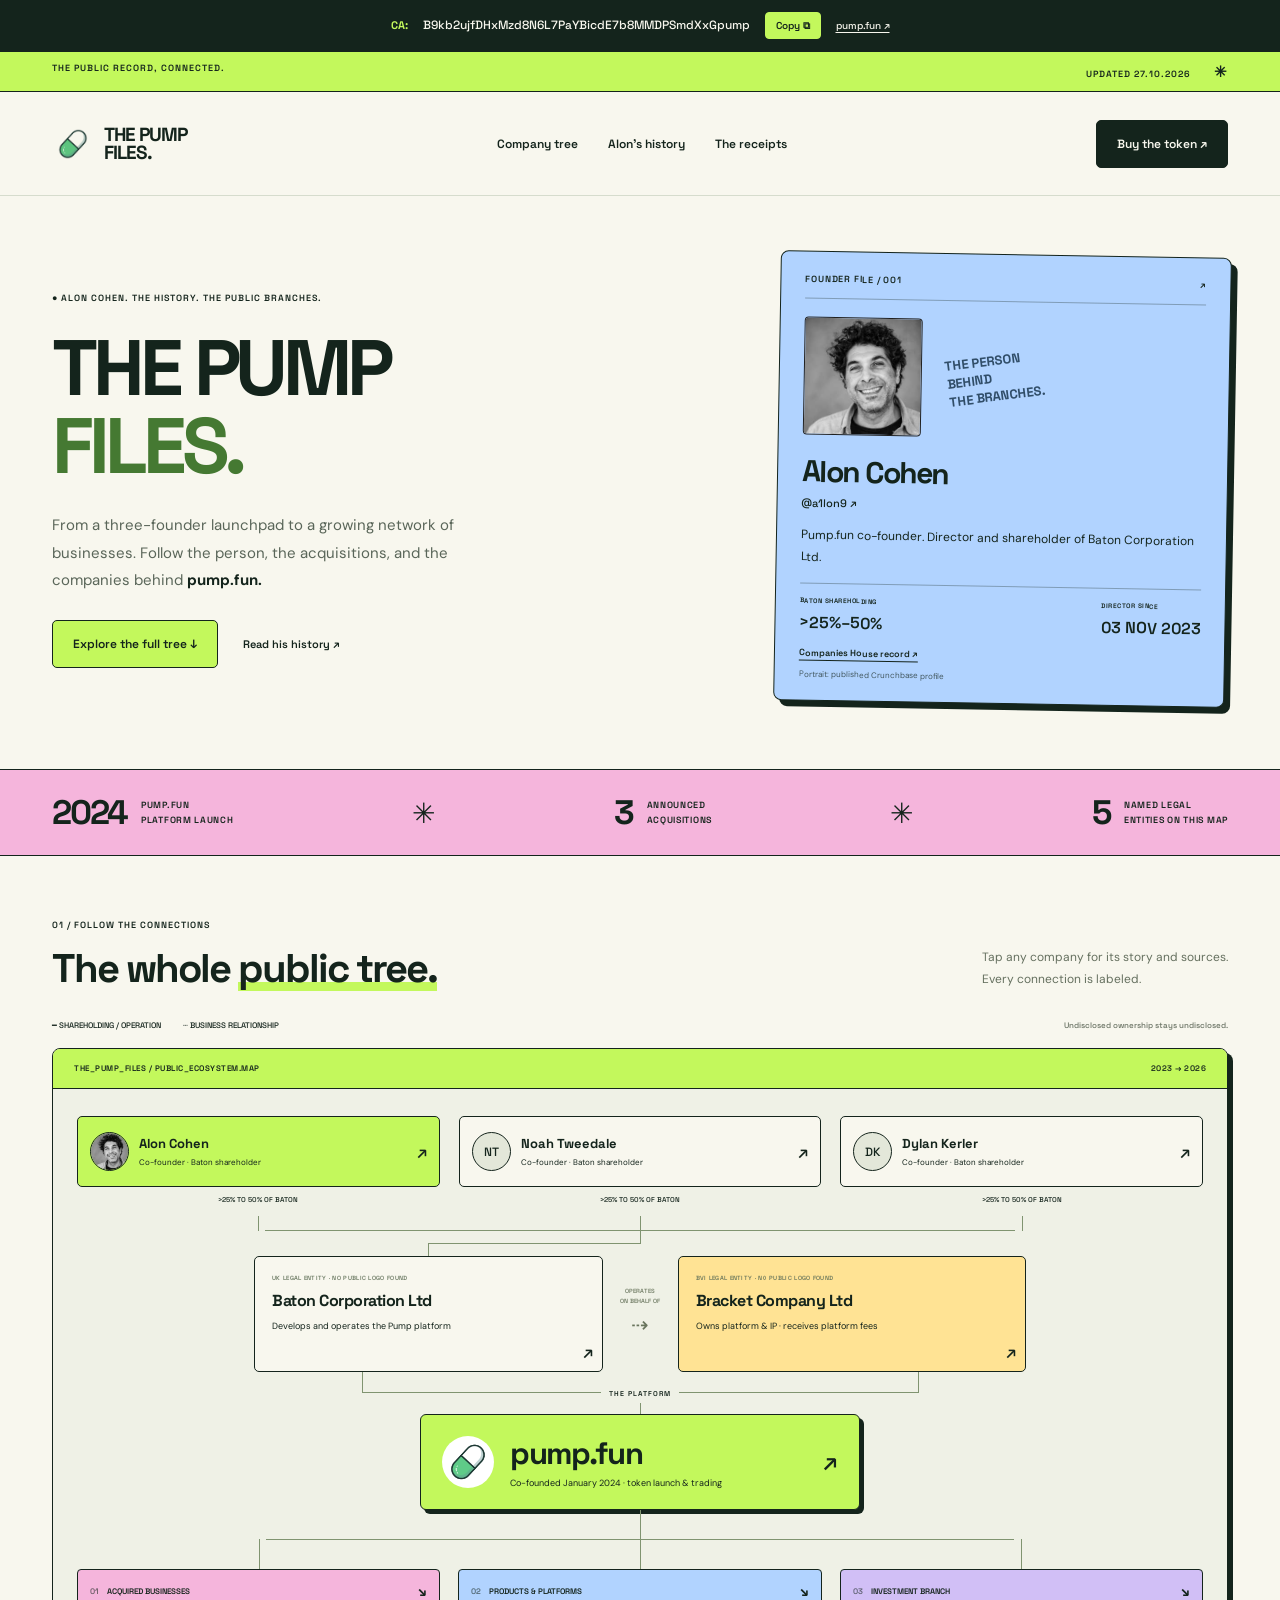
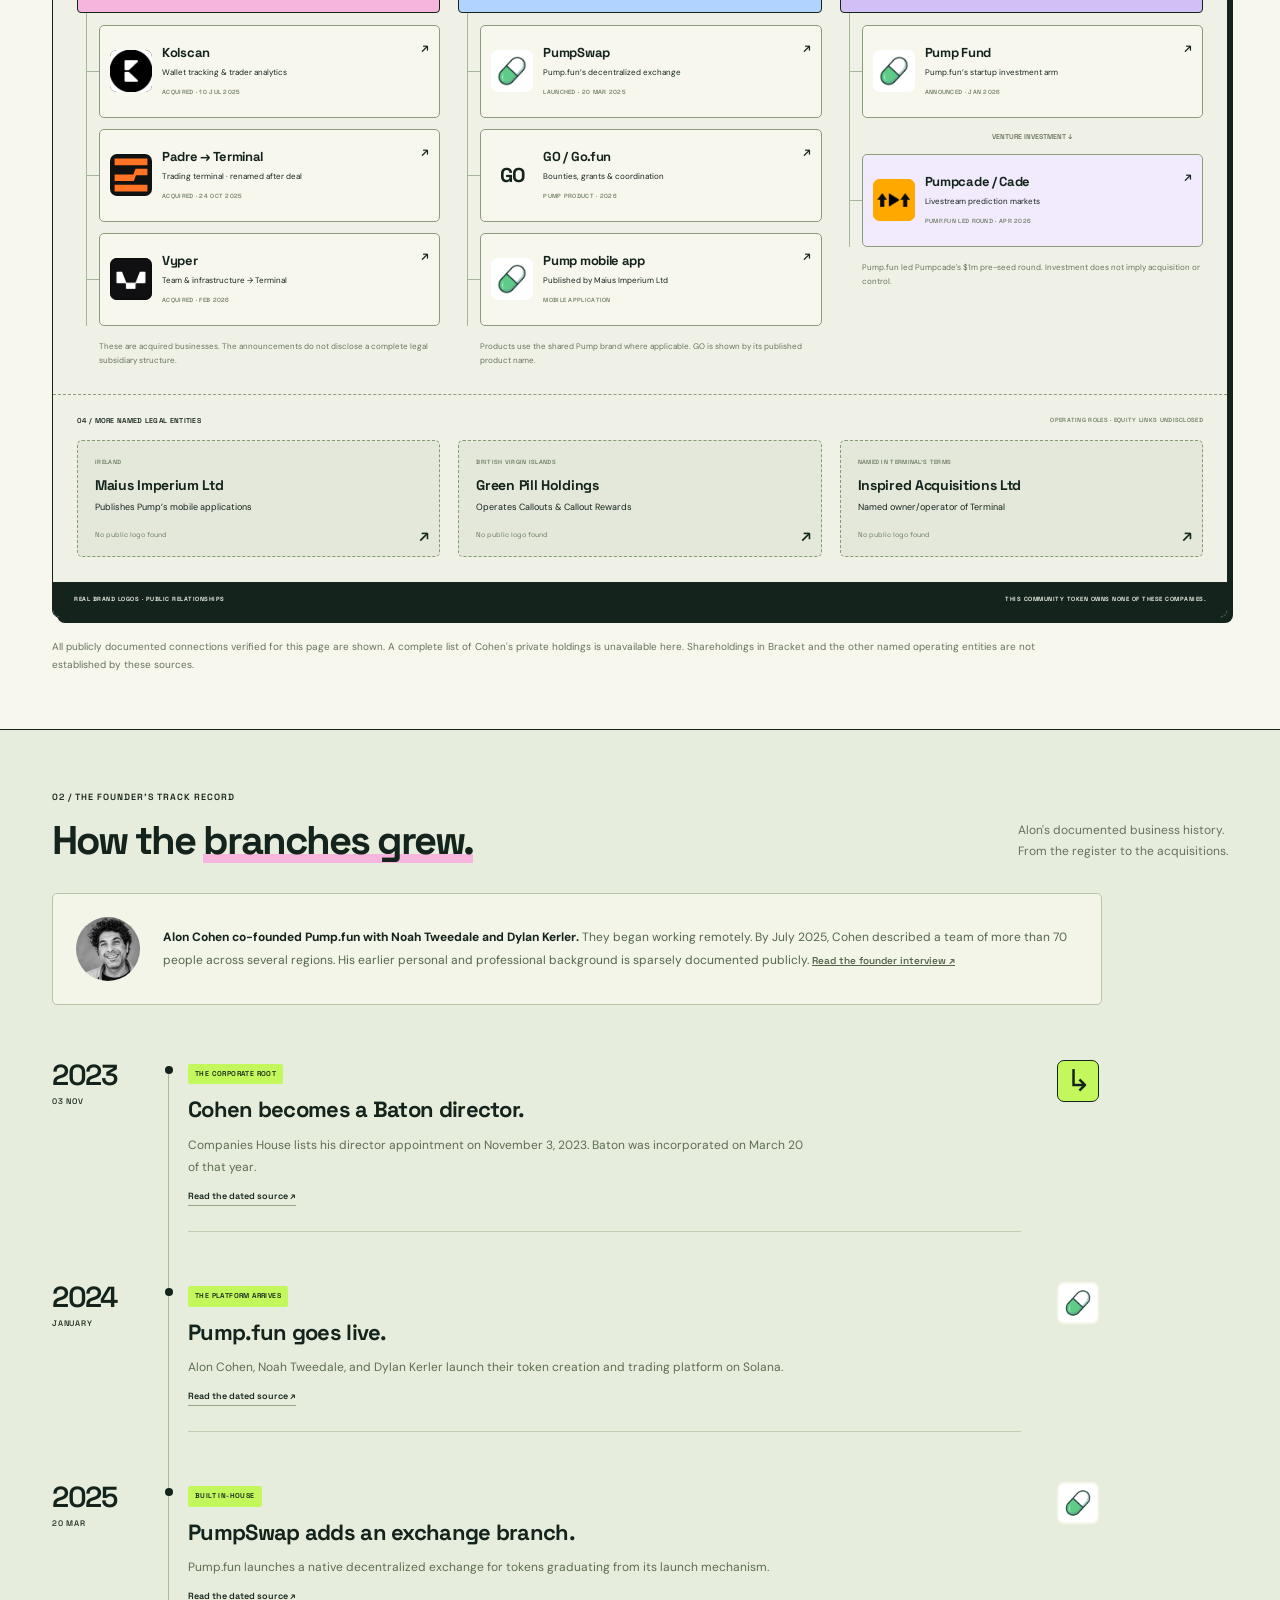
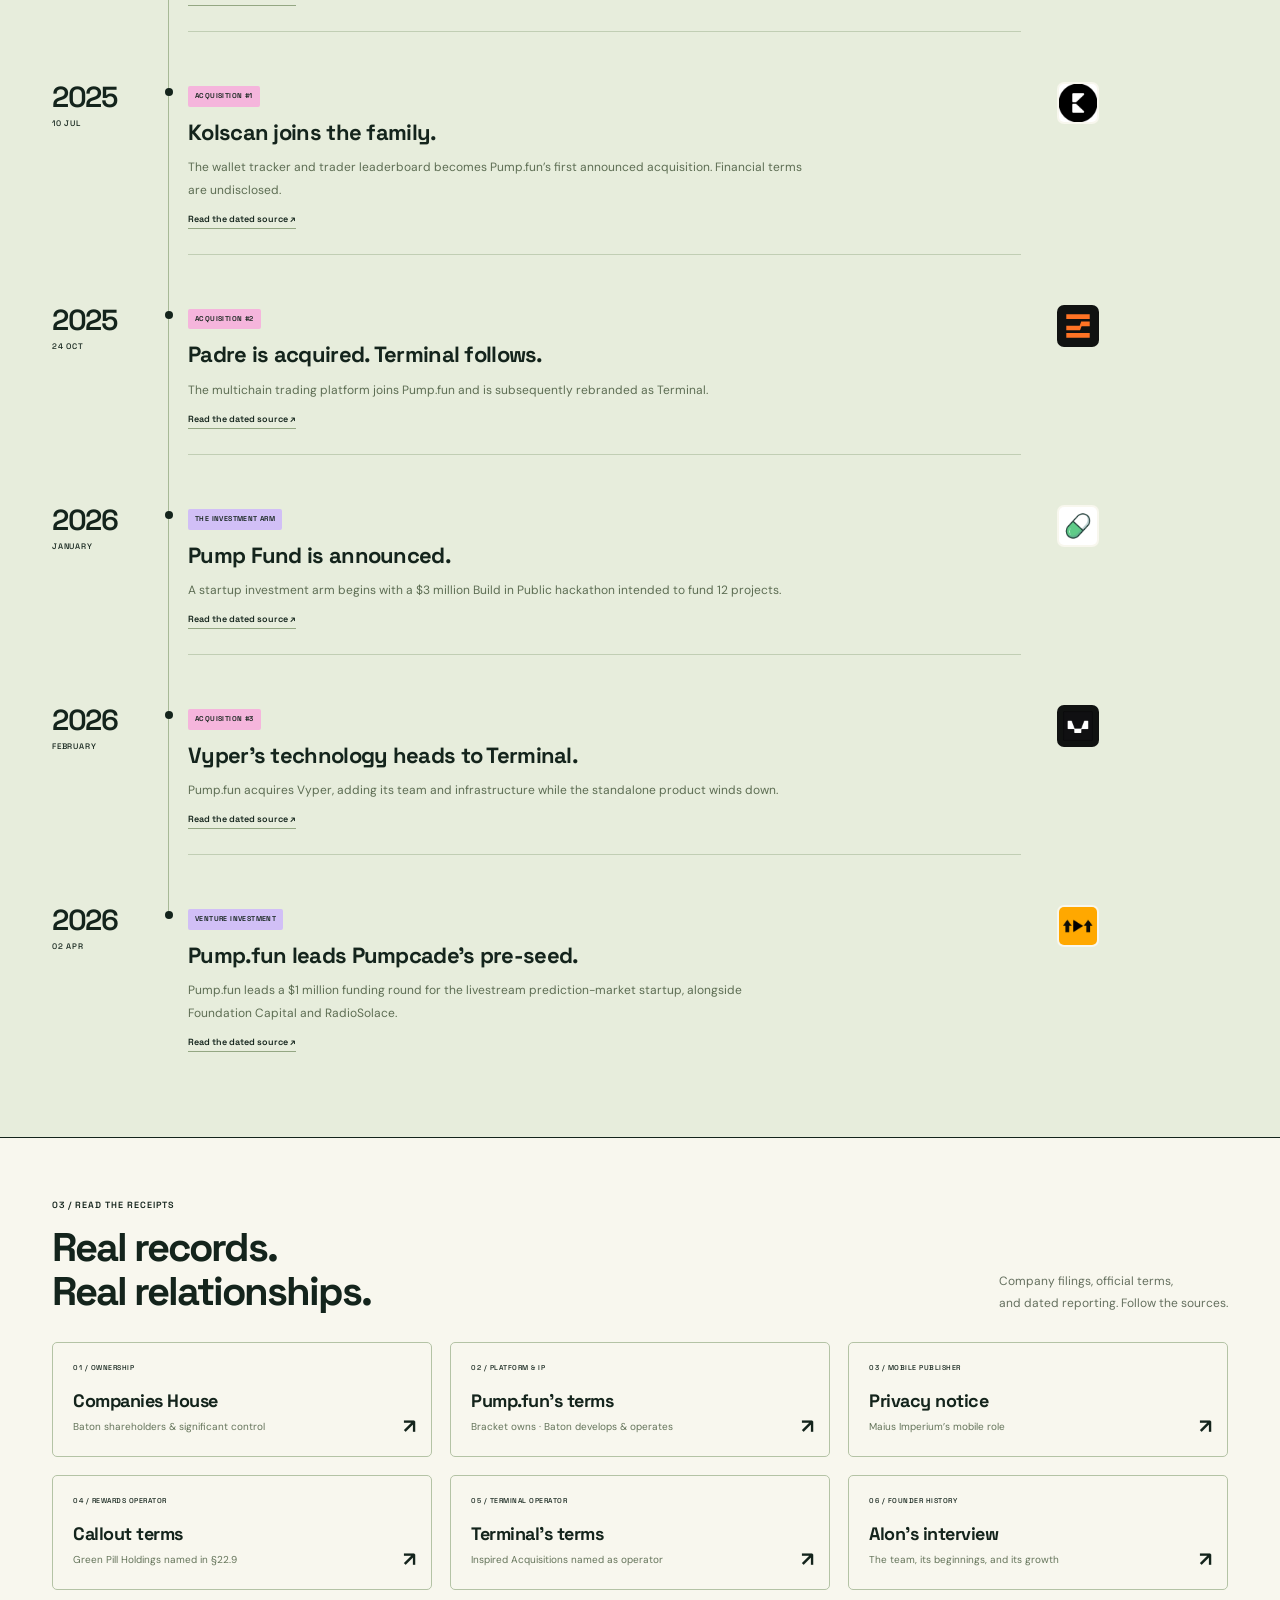
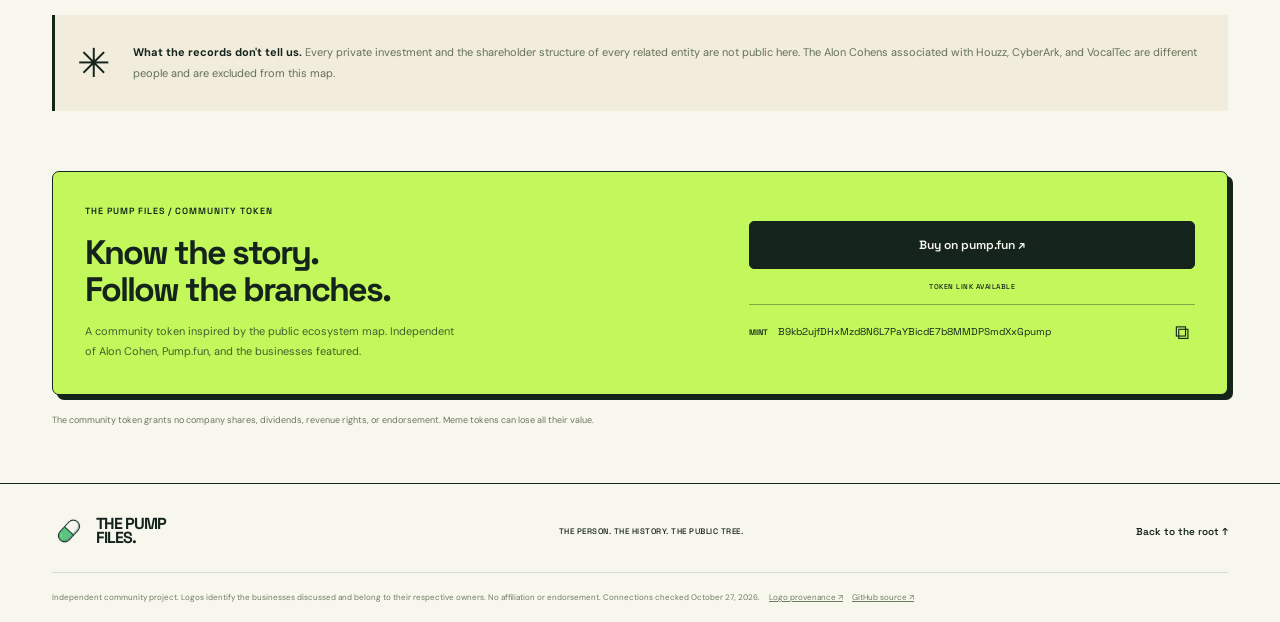
<file: index.html>
<!doctype html>
<html lang="en"><head><meta charset="UTF-8"><meta name="viewport" content="width=device-width,initial-scale=1"><meta name="theme-color" content="#c3f85c"><link rel="canonical" href="https://pumpfun.fyi/"><meta property="og:url" content="https://pumpfun.fyi/"><title>THE PUMP FILES — Alon Cohen & the public company tree</title><meta name="description" content="The documented history of Alon Cohen and the public Pump.fun company tree, with real brand logos, dated acquisitions, and linked sources."><link rel="icon" type="image/png" href="assets/pump.png"><link rel="preconnect" href="https://fonts.googleapis.com"><link rel="preconnect" href="https://fonts.gstatic.com" crossorigin><link href="https://fonts.googleapis.com/css2?family=DM+Sans:wght@400;500;600;700&family=Space+Grotesk:wght@400;500;600;700&display=swap" rel="stylesheet"><link rel="stylesheet" href="history.css"><script defer src="config.js"></script><script defer src="history.js"></script></head>
<body><a class="skip" href="#main">Skip to content</a><div class="ca-bar" aria-label="Token contract address"><span class="ca-label">CA:</span><code data-mint-address>B9kb2ujfDHxMzd8N6L7PaYBicdE7b8MMDPSmdXxGpump</code><button type="button" class="ca-copy" data-copy-mint disabled aria-label="Copy token contract address">Copy ⧉</button><a class="ca-token" href="https://pump.fun/coin/B9kb2ujfDHxMzd8N6L7PaYBicdE7b8MMDPSmdXxGpump" target="_blank" rel="noopener noreferrer">pump.fun ↗</a></div><div class="topbar"><span>THE PUBLIC RECORD, CONNECTED.</span><span>UPDATED 27.10.2026 <b>✳</b></span></div>
<header class="header wrap"><a class="brand" href="#"><img class="brand-icon" src="assets/pump.png" alt="Pump.fun pill logo" width="42" height="42"><span>THE PUMP<br>FILES.</span></a><nav aria-label="Main navigation"><a href="#tree">Company tree</a><a href="#history">Alon's history</a><a href="#sources">The receipts</a></nav><button class="btn dark buy-trigger">Buy the token ↗</button></header>
<main id="main"><section class="hero wrap"><div class="hero-copy"><div class="eyebrow">● ALON COHEN. THE HISTORY. THE PUBLIC BRANCHES.</div><h1>THE PUMP<br><span>FILES.</span></h1><p>From a three-founder launchpad to a growing network of businesses. Follow the person, the acquisitions, and the companies behind <strong>pump.fun.</strong></p><div class="hero-actions"><a class="btn green" href="#tree">Explore the full tree ↓</a><a class="plain" href="#history">Read his history ↗</a></div></div><aside class="founder-file"><div class="file-label"><span>FOUNDER FILE / 001</span><span>↗</span></div><div class="portrait-row"><img src="assets/alon.webp" alt="Published portrait of Alon Cohen" width="122" height="122"><span>THE PERSON<br>BEHIND<br>THE BRANCHES.</span></div><h2>Alon Cohen</h2><a class="handle" href="https://x.com/a1lon9" target="_blank" rel="noopener noreferrer">@a1lon9 ↗</a><p>Pump.fun co-founder. Director and shareholder of Baton Corporation Ltd.</p><div class="file-facts"><div><small>BATON SHAREHOLDING</small><strong>&gt;25%–50%</strong></div><div><small>DIRECTOR SINCE</small><strong>03 NOV 2023</strong></div></div><a class="mini-source" href="https://find-and-update.company-information.service.gov.uk/company/14743013/persons-with-significant-control" target="_blank" rel="noopener noreferrer">Companies House record ↗</a><div class="photo-credit">Portrait: published Crunchbase profile</div></aside></section>
<div class="fact-band"><div class="wrap fact-inner"><div><strong>2024</strong><span>PUMP.FUN<br>PLATFORM LAUNCH</span></div><b>✳</b><div><strong>3</strong><span>ANNOUNCED<br>ACQUISITIONS</span></div><b>✳</b><div><strong>5</strong><span>NAMED LEGAL<br>ENTITIES ON THIS MAP</span></div></div></div>
<section class="tree-section wrap" id="tree"><div class="section-head"><div><div class="eyebrow">01 / FOLLOW THE CONNECTIONS</div><h2>The whole <mark>public tree.</mark></h2></div><p>Tap any company for its story and sources.<br>Every connection is labeled.</p></div><div class="legend"><span>━ SHAREHOLDING / OPERATION</span><span>┄ BUSINESS RELATIONSHIP</span><span>Undisclosed ownership stays undisclosed.</span></div>
<div class="tree-board"><div class="board-bar"><span>THE_PUMP_FILES / PUBLIC_ECOSYSTEM.MAP</span><span>2023 → 2026</span></div><div class="founders"><div class="founder-leaf"><button class="person featured" data-entity="alon"><img src="assets/alon.webp" alt="" width="40" height="40"><span><strong>Alon Cohen</strong><small>Co-founder · Baton shareholder</small></span><b>↗</b></button><div class="share-label">&gt;25% TO 50% OF BATON</div></div><div class="founder-leaf"><button class="person" data-entity="noah"><span class="initials">NT</span><span><strong>Noah Tweedale</strong><small>Co-founder · Baton shareholder</small></span><b>↗</b></button><div class="share-label">&gt;25% TO 50% OF BATON</div></div><div class="founder-leaf"><button class="person" data-entity="dylan"><span class="initials">DK</span><span><strong>Dylan Kerler</strong><small>Co-founder · Baton shareholder</small></span><b>↗</b></button><div class="share-label">&gt;25% TO 50% OF BATON</div></div></div>
<div class="entity-roots"><button class="root-entity" data-entity="baton"><small>UK LEGAL ENTITY · NO PUBLIC LOGO FOUND</small><strong>Baton Corporation Ltd</strong><span>Develops and operates the Pump platform</span><b>↗</b></button><div class="bridge">OPERATES<br>ON BEHALF OF<br><span>⇢</span></div><button class="root-entity bracket" data-entity="bracket"><small>BVI LEGAL ENTITY · NO PUBLIC LOGO FOUND</small><strong>Bracket Company Ltd</strong><span>Owns platform & IP · receives platform fees</span><b>↗</b></button></div><div class="platform-line"><span>THE PLATFORM</span></div><button class="platform" data-entity="pump"><img src="assets/pump.png" alt="Official Pump.fun logo" width="52" height="52"><span><strong>pump.fun</strong><small>Co-founded January 2024 · token launch & trading</small></span><b>↗</b></button>
<div class="branch-groups"><section class="branch-group"><h3><span>01</span> ACQUIRED BUSINESSES <b>↘</b></h3><div class="leaves" id="acquisition-nodes"></div><p class="branch-note">These are acquired businesses. The announcements do not disclose a complete legal subsidiary structure.</p></section><section class="branch-group product-group"><h3><span>02</span> PRODUCTS & PLATFORMS <b>↘</b></h3><div class="leaves" id="product-nodes"></div><p class="branch-note">Products use the shared Pump brand where applicable. GO is shown by its published product name.</p></section><section class="branch-group investment-group"><h3><span>03</span> INVESTMENT BRANCH <b>↘</b></h3><div class="leaves" id="investment-nodes"></div><p class="branch-note">Pump.fun led Pumpcade's $1m pre-seed round. Investment does not imply acquisition or control.</p></section></div>
<div class="legal-branch"><div class="legal-title"><strong>04 / MORE NAMED LEGAL ENTITIES</strong><span>OPERATING ROLES · EQUITY LINKS UNDISCLOSED</span></div><div class="legal-grid" id="legal-nodes"></div></div><div class="board-bottom"><span>REAL BRAND LOGOS · PUBLIC RELATIONSHIPS</span><span>THIS COMMUNITY TOKEN OWNS NONE OF THESE COMPANIES.</span></div></div><p class="map-note">All publicly documented connections verified for this page are shown. A complete list of Cohen's private holdings is unavailable here. Shareholdings in Bracket and the other named operating entities are not established by these sources.</p></section>
<section class="history-section" id="history"><div class="wrap"><div class="section-head"><div><div class="eyebrow">02 / THE FOUNDER'S TRACK RECORD</div><h2>How the <mark class="pink-mark">branches grew.</mark></h2></div><p>Alon's documented business history.<br>From the register to the acquisitions.</p></div><div class="history-intro"><img src="assets/alon.webp" alt="Alon Cohen" width="64" height="64"><p><strong>Alon Cohen co-founded Pump.fun with Noah Tweedale and Dylan Kerler.</strong> They began working remotely. By July 2025, Cohen described a team of more than 70 people across several regions. His earlier personal and professional background is sparsely documented publicly. <a href="https://decrypt.co/331108/null" target="_blank" rel="noopener noreferrer">Read the founder interview ↗</a></p></div><div class="timeline" id="timeline"></div></div></section>
<section class="sources-section wrap" id="sources"><div class="section-head"><div><div class="eyebrow">03 / READ THE RECEIPTS</div><h2>Real records.<br>Real relationships.</h2></div><p>Company filings, official terms,<br>and dated reporting. Follow the sources.</p></div><div class="source-grid" id="source-grid"></div><div class="record-note"><span>✳</span><p><strong>What the records don't tell us.</strong> Every private investment and the shareholder structure of every related entity are not public here. The Alon Cohens associated with Houzz, CyberArk, and VocalTec are different people and are excluded from this map.</p></div></section>
<section class="token-section wrap"><div class="token-panel"><div><div class="eyebrow">THE PUMP FILES / COMMUNITY TOKEN</div><h2>Know the story.<br>Follow the branches.</h2><p>A community token inspired by the public ecosystem map. Independent of Alon Cohen, Pump.fun, and the businesses featured.</p></div><div class="token-actions"><button class="btn dark buy-trigger">Buy on pump.fun ↗</button><span data-launch-status>VERIFIED TOKEN LINK COMING SOON</span><div class="mint"><small>MINT</small><code id="mint-address">Not announced</code><button id="copy-mint" disabled aria-label="Copy token mint address">⧉</button></div></div></div><p class="token-note">The community token grants no company shares, dividends, revenue rights, or endorsement. Meme tokens can lose all their value.</p></section>
</main><footer class="wrap footer"><a class="brand" href="#"><img class="brand-icon" src="assets/pump.png" alt="Pump.fun pill logo" width="42" height="42"><span>THE PUMP<br>FILES.</span></a><span>THE PERSON. THE HISTORY. THE PUBLIC TREE.</span><a href="#">Back to the root ↑</a><div class="footer-note">Independent community project. Logos identify the businesses discussed and belong to their respective owners. No affiliation or endorsement. Connections checked October 27, 2026. <a href="assets/sources.json" target="_blank">Logo provenance ↗</a> <a href="https://github.com/element4200-cyber/the-pump-files" target="_blank" rel="noopener noreferrer">GitHub source ↗</a></div></footer>
<dialog id="entity-dialog" aria-labelledby="entity-title"><button class="close" aria-label="Close company details">×</button><div class="eyebrow" id="entity-kind"></div><div id="entity-image"></div><h2 id="entity-title"></h2><div id="entity-relation"></div><p id="entity-description"></p><div class="ownership"><small>OWNERSHIP / STRUCTURE</small><p id="entity-ownership"></p></div><a class="btn dark" id="entity-source" target="_blank" rel="noopener noreferrer">Read the public source ↗</a></dialog><dialog id="launch-dialog" aria-labelledby="launch-title"><button class="close" aria-label="Close launch information">×</button><div class="eyebrow">THE PUMP FILES / TOKEN</div><h2 id="launch-title">The story is live.<br>The token link is pending.</h2><p>The verified token mint and Pump.fun coin URL haven't been added yet. This page does not create a token or connect to your wallet.</p><button class="btn dark done">Back to the tree ↗</button></dialog><div id="toast" role="status" aria-live="polite" hidden></div></body></html>
</file>
<file: history.css>
:root{--ink:#14241c;--paper:#f8f7ee;--lime:#c3f85c;--pink:#f5b5dc;--blue:#b1d3ff;--purple:#d1bff6;--mono:'Space Grotesk',sans-serif;--body:'DM Sans',sans-serif}*{box-sizing:border-box}html{scroll-behavior:smooth;scroll-padding-top:24px}body{margin:0;background:var(--paper);color:var(--ink);font-family:var(--body);-webkit-font-smoothing:antialiased;overflow-x:clip}a{color:inherit;text-decoration:none}button{font:inherit;color:inherit;cursor:pointer;border:0}button:disabled{cursor:not-allowed}button,a{touch-action:manipulation;-webkit-tap-highlight-color:transparent}button:focus-visible,a:focus-visible{outline:3px solid #7850ad;outline-offset:4px}[hidden]{display:none!important}h1,h2,h3,p{margin:0}::selection{background:var(--pink)}.wrap{max-width:1380px;margin:auto;padding-inline:52px;min-width:0}.skip{position:absolute;left:20px;top:-100px;background:var(--ink);color:var(--paper);padding:12px;z-index:9}.skip:focus{top:10px}.topbar{display:flex;justify-content:space-between;gap:15px;padding:10px 52px;background:var(--lime);border-bottom:1px solid var(--ink);font:600 9px var(--mono);letter-spacing:1px}.topbar b{font-size:15px;margin-left:20px}.header{display:flex;align-items:center;justify-content:space-between;gap:25px;min-height:104px;border-bottom:1px solid #d6dccd}.brand{font:700 19px/.9 var(--mono);letter-spacing:-1px;display:flex;align-items:center;gap:10px}.brand-icon{width:42px;height:42px;border:1px solid var(--ink);background:var(--lime);border-radius:50%;display:grid;place-items:center;font-size:32px;transform:rotate(-8deg)}nav{display:flex;gap:30px;font:600 12px var(--mono)}nav a:hover{text-decoration:underline;text-underline-offset:6px}.btn{display:inline-flex;align-items:center;justify-content:center;gap:20px;min-height:48px;padding:14px 20px;font:600 12px var(--mono);border:1.5px solid var(--ink);border-radius:5px;transition:transform .16s,box-shadow .16s}.btn:hover{transform:translate(-2px,-2px);box-shadow:4px 4px 0 var(--ink)}.dark{background:var(--ink);color:var(--paper)}.dark:hover{box-shadow:4px 4px 0 var(--pink)}.green{background:var(--lime)}.eyebrow{font:600 9px/1.6 var(--mono);letter-spacing:1px}.hero{display:grid;grid-template-columns:minmax(0,1.45fr) minmax(0,1fr);gap:70px;align-items:center;padding-block:58px 65px}.hero-copy{container-type:inline-size;min-width:0}h1{font:700 clamp(35px,12cqi,80px)/.99 var(--mono);letter-spacing:-.065em;margin-top:25px}h1>span{color:#457932}.hero-copy>p{font-size:15px;line-height:1.85;color:#5a6659;max-width:450px;margin-top:26px}.hero-copy strong{color:var(--ink)}.hero-actions{display:flex;align-items:center;flex-wrap:wrap;gap:25px;margin-top:25px}.plain{font:600 11px var(--mono)}.founder-file{border:1.5px solid var(--ink);border-radius:8px;padding:21px 24px;background:var(--blue);box-shadow:6px 6px 0 var(--ink);transform:rotate(1deg);min-width:0}.file-label{display:flex;justify-content:space-between;gap:15px;font:600 9px var(--mono);letter-spacing:.8px;border-bottom:1px solid #14241c50;padding-bottom:13px}.portrait-row{display:flex;align-items:center;gap:25px;margin-top:18px}.portrait-row img{height:118px;width:118px;object-fit:cover;border:1px solid var(--ink);border-radius:4px;filter:grayscale(1);flex-shrink:0}.portrait-row>span{font:700 13px/1.4 var(--mono);transform:rotate(-8deg);color:#304d68}.founder-file h2{font:700 30px var(--mono);letter-spacing:-1.5px;margin-top:17px}.handle{font:500 11px var(--mono);display:inline-block;margin-top:4px}.founder-file>p{font-size:12px;line-height:1.8;margin-top:13px}.file-facts{display:flex;justify-content:space-between;gap:15px;border-top:1px solid #14241c50;margin-top:15px;padding-top:13px}.file-facts>div{display:flex;flex-direction:column;gap:7px}.file-facts small{font:600 6.5px var(--mono);letter-spacing:.5px}.file-facts strong{font:600 16px var(--mono)}.mini-source{font:600 9px var(--mono);display:inline-block;margin-top:14px;text-decoration:underline;text-underline-offset:4px}.photo-credit{font-size:8px;opacity:.7;margin-top:8px}.fact-band{background:var(--pink);border-block:1.5px solid var(--ink)}.fact-inner{display:flex;align-items:center;justify-content:space-between;gap:25px;padding-block:21px}.fact-inner>div{display:flex;align-items:center;gap:14px}.fact-inner strong{font:700 34px var(--mono);letter-spacing:-2px}.fact-inner span{font:600 9px/1.6 var(--mono);letter-spacing:.7px}.fact-inner b{font:500 28px var(--mono)}.tree-section{padding-block:62px 55px}.section-head{display:flex;justify-content:space-between;align-items:flex-end;gap:25px;margin-bottom:28px}h2{font:700 40px/1.1 var(--mono);letter-spacing:-2px}.section-head h2{margin-top:14px}.section-head>p{font-size:12px;line-height:1.8;color:#65705f}mark{background:linear-gradient(transparent 77%,var(--lime) 77%,var(--lime) 95%,transparent 95%);color:inherit;display:inline}.pink-mark{background:linear-gradient(transparent 77%,var(--pink) 77%,var(--pink) 95%,transparent 95%)}.legend{display:flex;gap:22px;align-items:center;flex-wrap:wrap;font:500 8px var(--mono);margin-bottom:17px;line-height:1.6}.legend>span:last-child{margin-left:auto;color:#697263}.tree-board{border:1.5px solid var(--ink);border-radius:8px;box-shadow:5px 5px 0 var(--ink);overflow:hidden;background:#eff1e6}.board-bar,.board-bottom{display:flex;justify-content:space-between;gap:20px;padding:13px 21px;font:600 8px/1.6 var(--mono);letter-spacing:.5px}.board-bar{background:var(--lime);border-bottom:1.5px solid var(--ink)}.board-bottom{background:var(--ink);color:var(--paper);font-size:6px}.founders{padding:27px 24px 0;display:grid;grid-template-columns:repeat(3,minmax(0,1fr));gap:19px;position:relative}.founder-leaf{position:relative;min-width:0;padding-bottom:27px}.founder-leaf:after{content:'';position:absolute;left:50%;bottom:0;width:1px;height:15px;background:#809470}.founder-leaf:first-child:before,.founder-leaf:last-child:before{content:'';position:absolute;bottom:0;height:1px;width:calc(50% + 10px);background:#809470}.founder-leaf:first-child:before{left:50%}.founder-leaf:last-child:before{right:50%}.person{display:flex;align-items:center;gap:10px;border:1px solid var(--ink);border-radius:5px;background:var(--paper);padding:12px;width:100%;text-align:left;min-height:71px;position:relative}.person.featured{background:var(--lime)}.person img,.initials{width:39px;height:39px;border:1px solid var(--ink);border-radius:50%;object-fit:cover;flex-shrink:0}.initials{display:grid;place-items:center;background:#e3e7d9;font:500 12px var(--mono)}.person strong{font:700 13px var(--mono);display:block}.person small{display:block;font-size:8px;line-height:1.5;margin-top:4px}.person b,.root-entity b,.platform b,.company b,.entity b{font:500 17px var(--mono);margin-left:auto;flex-shrink:0}.share-label{text-align:center;font:500 7px var(--mono);margin-top:8px}.entity-roots{display:grid;grid-template-columns:minmax(0,1fr) 75px minmax(0,1fr);gap:0;max-width:820px;margin:auto;padding:25px 24px 0;position:relative}.entity-roots:before{content:'';position:absolute;left:50%;top:0;width:1px;height:25px;background:#809470}.root-entity{display:flex;flex-direction:column;gap:8px;padding:17px;min-height:116px;text-align:left;border:1px solid var(--ink);border-radius:5px;position:relative;background:var(--paper);min-width:0}.root-entity small{font:500 6px var(--mono);letter-spacing:.3px;color:#617058}.root-entity strong{font:700 16px var(--mono);letter-spacing:-.5px}.root-entity>span{font-size:9px;line-height:1.6;padding-right:10px}.root-entity b{position:absolute;right:9px;bottom:8px}.bracket{background:#ffe394}.bridge{text-align:center;font:500 6px/1.7 var(--mono);align-self:center;color:#69755d}.bridge>span{font-size:21px}.platform-line{height:42px;display:grid;place-items:center;position:relative}.platform-line:before{content:'';position:absolute;left:50%;height:100%;width:1px;background:#809470}.platform-line span{font:600 7px var(--mono);letter-spacing:1px;position:relative;padding:5px 8px;background:#eff1e6}.platform{max-width:440px;width:calc(100% - 48px);margin:auto;display:flex;align-items:center;gap:16px;padding:18px 21px;background:var(--lime);border:1px solid var(--ink);border-radius:6px;box-shadow:4px 4px 0 var(--ink);text-align:left}.platform img{border-radius:50%;object-fit:contain;width:52px;height:52px}.platform strong{display:block;font:700 31px var(--mono);letter-spacing:-1.5px}.platform small{display:block;font-size:9px;line-height:1.5;margin-top:4px}.platform b{font-size:24px}.branch-groups{display:grid;grid-template-columns:repeat(3,minmax(0,1fr));gap:18px;padding:59px 24px 27px;position:relative}.branch-groups:before{content:'';position:absolute;left:50%;top:0;width:1px;height:29px;background:#809470}.branch-groups:after{content:'';position:absolute;top:29px;left:calc(16.666% + 17px);right:calc(16.666% + 17px);height:1px;background:#809470}.branch-group{min-width:0;position:relative}.branch-group:before{content:'';position:absolute;top:-30px;left:50%;width:1px;height:30px;background:#809470}.branch-group h3{display:flex;align-items:center;gap:8px;padding:12px;border:1px solid var(--ink);border-radius:4px;font:600 8px var(--mono);background:var(--pink)}.branch-group h3>span{opacity:.6}.branch-group h3>b{margin-left:auto;font-size:14px}.product-group h3{background:var(--blue)}.investment-group h3{background:var(--purple)}.leaves{border-left:1px solid #a5b599;margin-left:9px;padding-top:12px;padding-left:12px}.company{display:flex;align-items:center;gap:10px;border:1px solid #8c9d7e;border-radius:5px;background:var(--paper);padding:13px 10px;width:100%;margin-bottom:11px;min-height:93px;text-align:left;position:relative;min-width:0}.company:before{position:absolute;content:'';left:-13px;top:50%;width:12px;height:1px;background:#a5b599}.company .company-logo{width:42px;height:42px;display:grid;place-items:center;border-radius:7px;overflow:hidden;flex-shrink:0;background:var(--paper)}.company-logo img{width:100%;height:100%;object-fit:contain}.company-logo.black{background:#101211}.company-logo.orange{background:#ffa800}.company-text{min-width:0}.company strong{display:block;font:700 13px var(--mono);letter-spacing:-.3px}.company small{display:block;font-size:8px;line-height:1.6;margin-top:5px}.company em{display:block;font:500 6px/1.6 var(--mono);font-style:normal;color:#68765d;letter-spacing:.3px;margin-top:9px}.company b{font-size:13px;align-self:flex-start}.wordmark{font:700 20px var(--mono);letter-spacing:-1.5px}.branch-note{font-size:8px;line-height:1.8;color:#67745e;margin:13px 0 0 22px}.investment-connector{text-align:center;font:600 7px var(--mono);padding:3px 0 13px;color:#6d785f}.company.invested{background:#f2ebfe}.person:hover,.root-entity:hover,.company:hover,.entity:hover{transform:translateY(-2px);box-shadow:3px 3px 0 #14241c30}.legal-branch{border-top:1px dashed #8c9d7e;padding:21px 24px 25px}.legal-title{display:flex;justify-content:space-between;gap:20px;margin-bottom:15px;font:500 7px var(--mono);letter-spacing:.3px}.legal-title>strong{font-weight:600}.legal-title>span{font-size:6px;color:#65745b}.legal-grid{display:grid;grid-template-columns:repeat(3,minmax(0,1fr));gap:18px}.entity{padding:17px;text-align:left;border:1px dashed #869975;background:#e3e8da;border-radius:5px;position:relative;min-width:0}.entity>small{font:500 6px var(--mono);letter-spacing:.3px;color:#647459;display:block}.entity strong{font:700 14px var(--mono);letter-spacing:-.3px;display:block;margin-top:10px}.entity p{font-size:9px;line-height:1.7;margin-top:6px}.entity>span{font:400 7px var(--mono);display:block;color:#6a7b60;margin-top:14px}.entity>b{position:absolute;bottom:10px;right:10px}.map-note{font-size:10px;line-height:1.8;color:#65735b;max-width:1000px;margin-top:20px}.history-section{background:#e7eddc;padding-block:60px;border-block:1px solid var(--ink)}.history-intro{max-width:1050px;display:flex;gap:23px;align-items:center;padding:23px;background:#f2f5e8;border:1px solid #b7c4a8;border-radius:5px;margin-top:30px}.history-intro img{width:64px;height:64px;object-fit:cover;border-radius:50%;flex-shrink:0}.history-intro p{font-size:12px;line-height:1.9;color:#55664c}.history-intro strong{color:var(--ink)}.history-intro a{font:600 10px var(--mono);text-decoration:underline}.timeline{max-width:1050px;margin-top:30px}.event{position:relative;display:grid;grid-template-columns:100px minmax(0,1fr) 45px;gap:36px;padding:25px 0}.event:before{content:'';position:absolute;left:113px;top:31px;width:8px;height:8px;background:var(--ink);border-radius:50%;z-index:1}.event:not(:last-child):after{content:'';position:absolute;left:116px;top:39px;bottom:-32px;width:1px;background:#a7b996}.event-date strong{font:600 29px/1 var(--mono);letter-spacing:-1.5px;display:block}.event-date time{font:500 8px var(--mono);display:block;margin-top:7px;letter-spacing:.8px}.event-content{padding-bottom:25px;border-bottom:1px solid #c1ceb4;min-width:0}.event:last-child .event-content{border-bottom:0;padding-bottom:0}.event-tag{font:600 7px/1.5 var(--mono);letter-spacing:.4px;display:inline-block;padding:5px 7px;background:var(--lime);border-radius:2px}.event-tag.acquired{background:var(--pink)}.event-tag.investment{background:var(--purple)}.event h3{font:700 22px/1.25 var(--mono);letter-spacing:-.7px;margin-top:12px}.event p{font-size:12px;line-height:1.85;color:#5d6d53;max-width:620px;margin-top:10px}.event a{font:600 9px var(--mono);display:inline-block;border-bottom:1px solid #94a783;padding-bottom:3px;margin-top:12px}.event-logo{width:42px;height:42px;object-fit:contain;border-radius:7px;padding:2px;background:var(--paper)}.event-logo.black{background:#101211;padding:6px}.event-symbol{width:42px;height:42px;border:1px solid var(--ink);border-radius:7px;display:grid;place-items:center;background:var(--lime);font-size:30px}.sources-section{padding-block:60px}.source-grid{display:grid;grid-template-columns:repeat(3,minmax(0,1fr));gap:18px}.source{position:relative;border:1px solid #b4c3a5;border-radius:5px;padding:20px;min-width:0}.source:hover{background:#edf2e1}.source span{display:block;font:500 7px var(--mono);letter-spacing:.5px}.source strong{display:block;font:700 18px var(--mono);letter-spacing:-.5px;margin-top:17px}.source small{display:block;font-size:10px;line-height:1.8;color:#64745a;padding-right:16px;margin-top:6px}.source b{position:absolute;right:15px;bottom:17px;font-size:20px}.record-note{display:flex;gap:22px;align-items:center;background:#f1ecdb;border-left:3px solid var(--ink);padding:22px;margin-top:25px}.record-note>span{font-size:40px}.record-note p{font-size:11px;line-height:1.9;color:#637056}.record-note strong{color:var(--ink)}.token-section{padding-bottom:55px}.token-panel{display:grid;grid-template-columns:minmax(0,1.4fr) minmax(0,1fr);align-items:center;gap:40px;background:var(--lime);padding:32px;border:1px solid var(--ink);border-radius:7px;box-shadow:5px 5px 0 var(--ink)}.token-panel h2{font-size:34px;margin-top:15px}.token-panel p{font-size:11px;line-height:1.8;max-width:370px;color:#42602c;margin-top:14px}.token-actions{display:flex;flex-direction:column;gap:13px;min-width:0}.token-actions>span{font:500 7px var(--mono);letter-spacing:.5px;text-align:center}.mint{display:flex;align-items:center;gap:10px;border-top:1px solid #14241c60;padding-top:13px;min-width:0}.mint>small{font:600 8px var(--mono)}.mint code{font:400 10px var(--mono);overflow-wrap:anywhere;min-width:0}.mint button{background:transparent;font-size:20px;margin-left:auto}.mint button:disabled{opacity:.4}.token-note{font-size:9px;line-height:1.8;color:#6a775e;margin-top:17px}.footer{display:flex;align-items:center;justify-content:space-between;flex-wrap:wrap;gap:24px;padding-top:30px;border-top:1px solid var(--ink)}.footer .brand{font-size:16px}.footer .brand-icon{height:34px;width:34px;font-size:26px}.footer>span{font:500 8px var(--mono);letter-spacing:.5px}.footer>a:last-of-type{font:600 10px var(--mono)}.footer-note{width:100%;border-top:1px solid #d6dccd;padding-block:17px;font-size:8px;line-height:1.9;color:#6d7c61}.footer-note a{text-decoration:underline;margin-left:7px}dialog{width:calc(100% - 36px);max-width:530px;max-height:88dvh;overflow-y:auto;background:var(--paper);color:var(--ink);border:1.5px solid var(--ink);border-radius:8px;padding:35px;box-shadow:7px 7px 0 var(--ink)}dialog::backdrop{background:#14241cb3;backdrop-filter:blur(4px)}.close{position:absolute;right:15px;top:13px;height:30px;width:30px;border-radius:50%;border:1px solid var(--ink);background:var(--paper);font-size:23px}dialog h2{font-size:32px;letter-spacing:-1.5px;margin-top:20px}dialog p{font-size:13px;line-height:1.85;color:#5e6d54;margin-top:18px}#entity-image{margin-top:25px}#entity-image img{width:67px;height:67px;object-fit:contain;border-radius:8px}#entity-image:empty{display:none}#entity-image>span{font:500 9px var(--mono);background:#e3e9d9;border:1px dashed #7f936e;padding:11px;display:inline-block}#entity-relation{font:600 9px/1.7 var(--mono);background:var(--lime);padding:9px 11px;border-radius:3px;margin-top:16px}.ownership{padding:16px;background:#e8eddc;border-radius:4px;margin-top:20px}.ownership>small{font:600 8px var(--mono);letter-spacing:.7px}.ownership p{font-size:11px;line-height:1.8;margin-top:9px}dialog .btn{margin-top:24px}.done{width:100%}#toast{position:fixed;bottom:25px;left:50%;transform:translateX(-50%);background:var(--ink);color:var(--paper);border:1px solid var(--lime);border-radius:5px;padding:14px 22px;max-width:calc(100% - 30px);font:500 11px var(--mono);z-index:20}
@media(max-width:1100px){.wrap{padding-inline:35px}.topbar{padding-inline:35px}.hero{gap:38px;padding-block:45px 50px}.founder-file{padding:18px}.portrait-row{gap:17px}.portrait-row img{width:98px;height:98px}.portrait-row>span{font-size:10px}.file-facts strong{font-size:14px}.file-facts small{font-size:6px}.hero .eyebrow{font-size:8px}.hero-copy>p{font-size:13px}.hero-actions{gap:18px}.person{padding:10px 8px;gap:7px}.person img,.initials{width:33px;height:33px}.person strong{font-size:11px}.person small{font-size:7px}.company{gap:7px;padding:12px 8px}.company .company-logo{width:33px;height:33px}.company strong{font-size:11px}.company small{font-size:7px}.company em{font-size:5.5px}.company b{font-size:11px}.branch-group h3{font-size:7px;padding:11px 8px}.root-entity strong{font-size:14px}.entity strong{font-size:12px}.source strong{font-size:17px}.token-panel h2{font-size:30px}}
@media(max-width:850px){.header{gap:20px}nav{gap:18px;font-size:11px}.header .btn{font-size:10px;padding-inline:13px}.hero{gap:28px;grid-template-columns:minmax(0,1.25fr) minmax(0,1fr)}.hero .eyebrow{font-size:7px}.portrait-row img{width:82px;height:82px}.portrait-row>span{font-size:9px}.founder-file h2{font-size:27px}.founder-file>p{font-size:11px}.file-facts strong{font-size:12px}.file-facts{gap:10px}.hero-actions .btn{font-size:11px}.plain{font-size:10px}.fact-inner{gap:15px}.fact-inner strong{font-size:28px}.fact-inner span{font-size:7px}.fact-inner b{font-size:21px}h2{font-size:34px}.section-head>p{font-size:11px}.founders{gap:10px;padding-inline:17px}.person{flex-wrap:wrap;min-height:110px}.person>span:nth-child(2){width:100%;padding-top:3px}.person b{position:absolute;right:8px;top:10px}.person strong{font-size:12px}.share-label{font-size:6px}.entity-roots{padding-inline:17px;grid-template-columns:minmax(0,1fr) 55px minmax(0,1fr)}.root-entity{padding:14px 12px}.root-entity small{font-size:5px}.root-entity>span{font-size:8px}.bridge{font-size:5px}.branch-groups{gap:12px;padding-inline:17px}.branch-group h3{font-size:6px;gap:5px;padding-inline:6px}.branch-group h3>b{font-size:11px}.leaves{margin-left:5px;padding-left:8px}.company:before{left:-9px;width:8px}.company{flex-wrap:wrap;min-height:135px;padding:12px 9px;gap:10px}.company .company-text{width:100%}.company b{position:absolute;top:10px;right:8px;font-size:14px}.company strong{font-size:13px}.company small{font-size:8px}.company em{font-size:6px}.branch-note{margin-left:14px}.legal-branch{padding-inline:17px}.legal-grid{gap:12px}.legal-title{font-size:6px}.legal-title>span{font-size:5px}.entity{padding:12px}.entity>small{font-size:5px}.entity p{font-size:8px}.entity>span{font-size:6px}.legend{font-size:7px;gap:16px}.legend>span:last-child{margin-left:0}.event{grid-template-columns:85px minmax(0,1fr) 42px;gap:29px}.event:before{left:95px}.event:not(:last-child):after{left:98px}.event h3{font-size:20px}.source-grid{gap:12px}.source{padding:16px}.source strong{font-size:16px}.source span{font-size:6px}.source small{font-size:9px}.token-panel{gap:25px}.token-panel h2{font-size:28px}.token-panel .eyebrow{font-size:8px}}
@media(max-width:650px){.wrap{padding-inline:22px}.topbar{padding:9px 22px;font-size:6px;letter-spacing:.5px}.topbar b{font-size:11px;margin-left:7px}.header{padding-block:17px;min-height:95px;flex-wrap:wrap;gap:17px}.brand{font-size:16px;gap:8px}.brand-icon{width:34px;height:34px;font-size:27px}nav{width:100%;order:3;justify-content:space-between;gap:12px;border-top:1px solid #d6dccd;padding-top:13px;font-size:10px}.header .btn{min-height:37px;padding:10px 12px;font-size:9px}.hero{grid-template-columns:minmax(0,1fr);gap:30px;padding-block:33px 40px}.hero .eyebrow{font-size:7px}h1{font-size:clamp(33px,12.3cqi,68px);margin-top:20px;letter-spacing:-.065em}.hero-copy>p{font-size:13px;margin-top:21px}.hero-actions{gap:20px;margin-top:22px}.founder-file{max-width:450px;width:100%;margin:auto;padding:20px}.portrait-row{gap:28px}.portrait-row img{width:108px;height:108px}.portrait-row>span{font-size:12px}.founder-file h2{font-size:31px}.founder-file>p{font-size:12px}.file-facts strong{font-size:15px}.file-facts small{font-size:6px}.fact-inner{gap:15px;align-items:flex-start;padding-block:17px}.fact-inner>div{flex:1;flex-direction:column;gap:5px;align-items:flex-start}.fact-inner strong{font-size:28px}.fact-inner span{font-size:6px;line-height:1.6}.fact-inner b{display:none}.section-head{flex-direction:column;align-items:flex-start;gap:17px;margin-bottom:23px}h2{font-size:32px;letter-spacing:-1.5px}.eyebrow{font-size:8px}.section-head h2{margin-top:12px}.section-head>p{font-size:11px}.tree-section{padding-block:42px}.legend{font-size:6px;gap:12px}.legend>span:last-child{width:100%}.board-bar{padding:11px 13px;font-size:5px;gap:9px}.board-bar>span:last-child{font-size:6px;white-space:nowrap}.founders{grid-template-columns:minmax(0,1fr);gap:0;padding:20px 15px 0}.founder-leaf{padding-bottom:20px}.founder-leaf:after,.founder-leaf:before{display:none}.person{min-height:65px;flex-wrap:nowrap;padding:11px 12px;gap:11px}.person img,.initials{width:38px;height:38px}.person>span:nth-child(2){width:auto;padding:0}.person b{position:static;font-size:18px}.person strong{font-size:13px}.person small{font-size:8px}.share-label{text-align:left;margin:6px 0 0 51px;font-size:6px}.founders:after{content:'';position:absolute;bottom:-18px;left:50%;height:18px;width:1px;background:#809470}.entity-roots{grid-template-columns:minmax(0,1fr);padding:18px 15px 0;max-width:440px}.entity-roots:before{display:none}.root-entity{padding:15px;min-height:99px}.root-entity strong{font-size:16px}.root-entity small{font-size:6px}.root-entity>span{font-size:9px}.bridge{padding:10px;font-size:6px}.bridge br{display:none}.bridge>span{margin-left:8px;font-size:18px}.platform-line{height:36px}.platform{width:calc(100% - 30px);gap:12px;padding:15px;box-shadow:3px 3px 0 var(--ink)}.platform img{width:43px;height:43px}.platform strong{font-size:26px}.platform small{font-size:8px}.platform b{font-size:20px}.branch-groups{grid-template-columns:minmax(0,1fr);gap:24px;padding:35px 15px 22px}.branch-groups:before{height:35px}.branch-groups:after,.branch-group:before{display:none}.branch-group h3{padding:12px;font-size:8px;gap:9px}.branch-group h3>b{font-size:14px}.leaves{margin-left:8px;padding-left:12px}.company{flex-wrap:nowrap;gap:11px;padding:12px 10px;min-height:94px;margin-bottom:10px}.company:before{left:-13px;width:12px}.company .company-text{width:auto}.company b{position:static;font-size:14px}.company .company-logo{width:39px;height:39px}.company strong{font-size:13px}.company small{font-size:8px}.company em{font-size:6px}.branch-note{margin-left:20px;font-size:8px}.legal-branch{padding:20px 15px}.legal-title{flex-direction:column;gap:7px;font-size:7px}.legal-title>span{font-size:5.5px}.legal-grid{grid-template-columns:minmax(0,1fr);gap:12px}.entity{padding:16px}.entity>small{font-size:6px}.entity strong{font-size:15px}.entity p{font-size:9px}.entity>span{font-size:7px}.board-bottom{flex-wrap:wrap;gap:7px;font-size:5px;padding:12px 15px}.map-note{font-size:9px}.history-section{padding-block:42px}.history-intro{flex-direction:column;align-items:flex-start;gap:13px;padding:17px;margin-top:24px}.history-intro img{width:55px;height:55px}.history-intro p{font-size:11px}.history-intro a{font-size:9px}.timeline{margin-top:22px}.event{grid-template-columns:57px minmax(0,1fr);gap:25px;padding-block:24px 21px}.event:before{left:65px;top:28px;width:6px;height:6px}.event:not(:last-child):after{left:67px;top:34px;bottom:-30px}.event-date strong{font-size:25px}.event-date time{font-size:6px;letter-spacing:.4px;line-height:1.8}.event-tag{font-size:5.5px;letter-spacing:.2px;padding:4px 6px}.event h3{font-size:19px;line-height:1.3;margin-top:11px}.event p{font-size:11px}.event a{font-size:8px;line-height:1.7}.event-logo,.event-symbol{position:absolute;top:78px;left:0;width:32px;height:32px;font-size:24px}.event-logo.black{padding:4px}.sources-section{padding-block:42px}.source-grid{grid-template-columns:minmax(0,1fr) minmax(0,1fr);gap:12px}.source{padding:15px 12px}.source span{font-size:5px;line-height:1.6}.source strong{font-size:15px;line-height:1.3;margin-top:14px}.source small{font-size:8px;line-height:1.8}.source b{font-size:18px;right:10px;bottom:15px}.record-note{padding:17px;gap:13px;align-items:flex-start}.record-note>span{font-size:27px}.record-note p{font-size:10px}.token-section{padding-bottom:40px}.token-panel{grid-template-columns:minmax(0,1fr);padding:23px 20px;gap:24px;box-shadow:4px 4px 0 var(--ink)}.token-panel h2{font-size:29px}.token-panel .eyebrow{font-size:7px}.token-panel p{font-size:11px}.token-actions>span{font-size:6px}.token-note{font-size:8px}.footer{gap:23px;padding-top:25px}.footer>span{display:none}.footer .brand{font-size:14px}.footer>a:last-of-type{font-size:8px}.footer-note{font-size:7px}dialog{padding:28px 23px}dialog h2{font-size:28px}dialog p{font-size:12px}#entity-relation{font-size:8px}}
@media(prefers-reduced-motion:reduce){html{scroll-behavior:auto}*{transition:none!important}}

/* Route all founder shareholdings into Baton, separately from Bracket's role. */
@media(min-width:651px){.founder-leaf:before{display:none}.founders:after{content:'';position:absolute;bottom:0;left:calc(16.666% + 16px);right:calc(16.666% + 16px);height:1px;background:#809470}.entity-roots:before{left:calc(25% - 7px);top:12px;width:calc(25% + 7px);height:13px;background:none;border-left:1px solid #809470;border-top:1px solid #809470}.entity-roots:after{content:'';position:absolute;left:50%;top:0;width:1px;height:13px;background:#809470}.platform-line:before{top:20px;height:22px}.platform-line:after{content:'';position:absolute;top:0;left:calc(25% + 15px);right:calc(25% + 15px);height:20px;border-left:1px solid #809470;border-right:1px solid #809470;border-bottom:1px solid #809470}.platform-line span{z-index:1}}

/* Official Pump.fun pill identifies the renamed publication. */
.brand-icon{display:block;object-fit:contain;border:0;border-radius:0;background:transparent;transform:none;mix-blend-mode:multiply;flex-shrink:0}

/* Public token contract, always visible at the top. */
.ca-bar{display:flex;align-items:center;justify-content:center;gap:15px;padding:12px 24px;background:var(--ink);color:var(--paper);border-bottom:1px solid var(--ink);font:500 11px/1.5 var(--mono)}.ca-label{color:var(--lime);font-weight:700;flex-shrink:0}.ca-bar code{font:500 12px/1.6 var(--mono);overflow-wrap:anywhere;min-width:0;user-select:all}.ca-copy{background:var(--lime);color:var(--ink);border:1px solid var(--lime);border-radius:4px;padding:6px 10px;font:600 10px var(--mono);white-space:nowrap;flex-shrink:0}.ca-copy:hover{background:var(--paper);border-color:var(--paper)}.ca-copy:disabled{opacity:.5}.ca-token{font:500 10px var(--mono);white-space:nowrap;text-decoration:underline;text-underline-offset:3px;flex-shrink:0}@media(max-width:650px){.ca-bar{display:grid;grid-template-columns:auto minmax(0,1fr) auto;gap:8px 10px;padding:13px 22px}.ca-label{font-size:10px}.ca-bar code{font-size:10px;grid-column:2 / 4}.ca-copy{grid-column:2;width:max-content;font-size:9px;padding:7px 10px}.ca-token{grid-column:3;justify-self:end;font-size:9px}}
</file>
